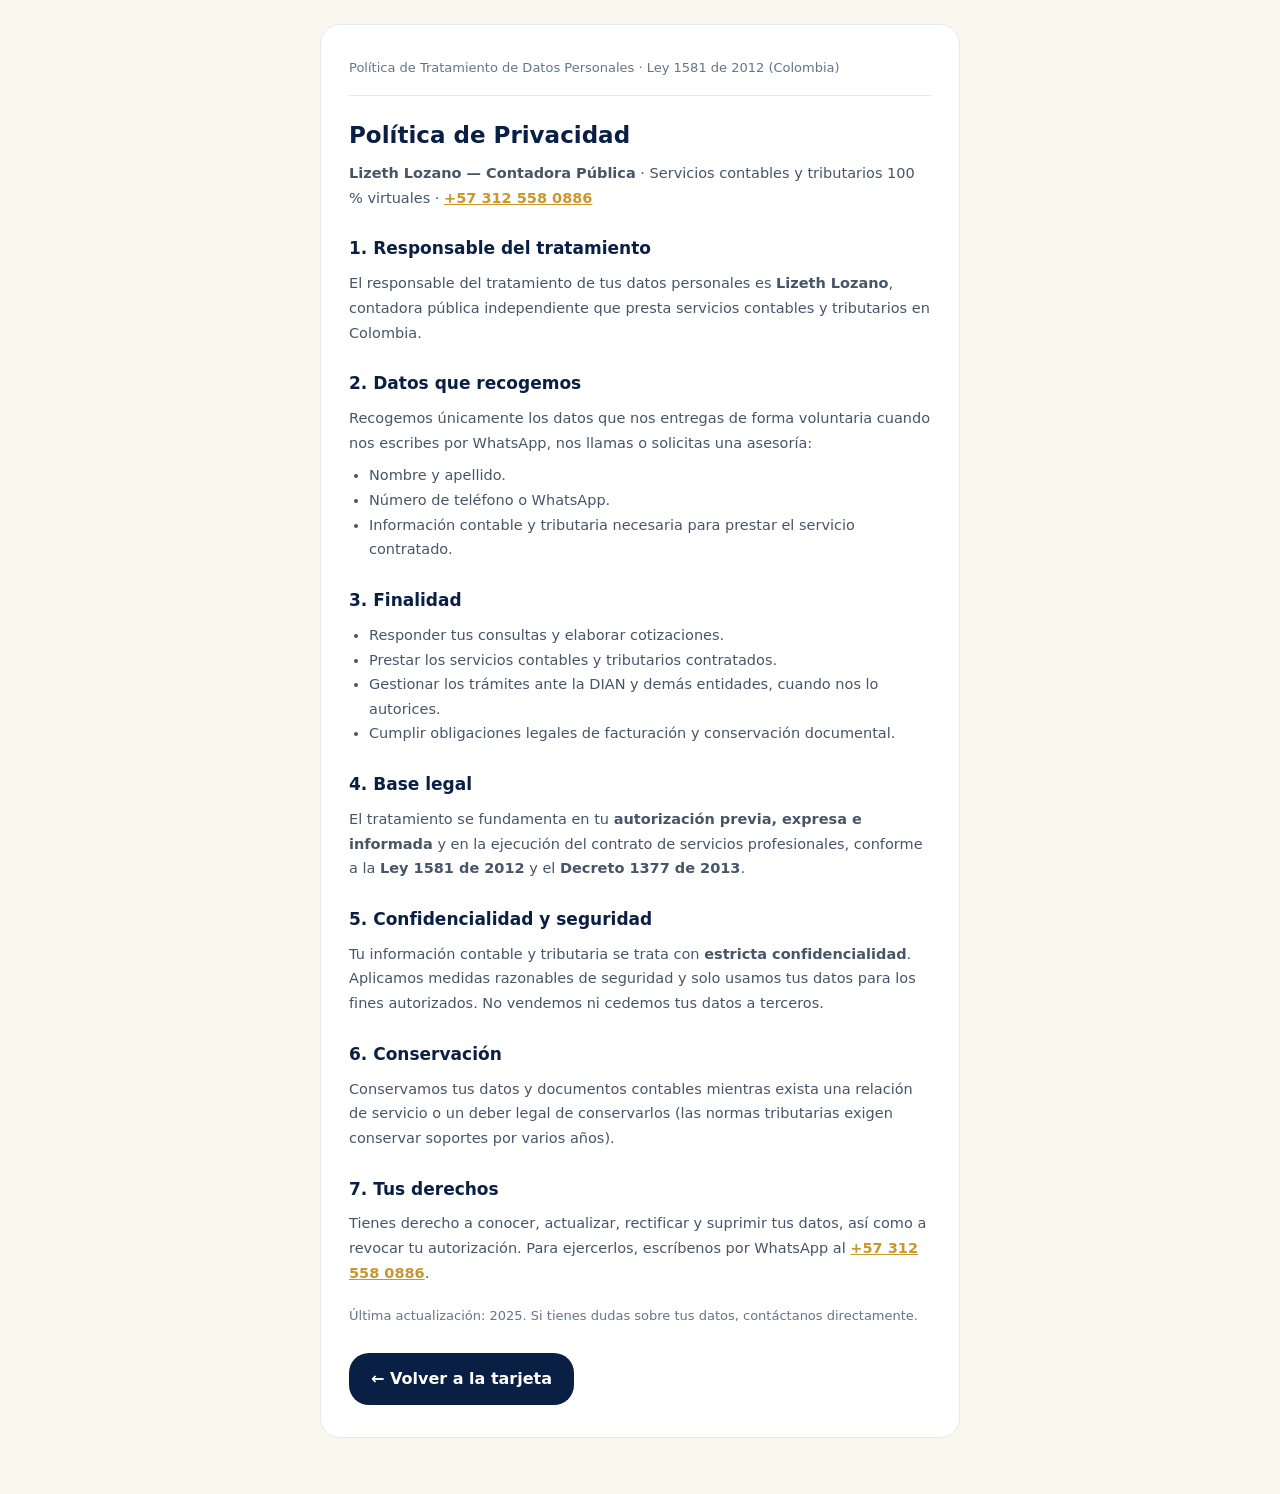
<file: privacidad.html>
<!DOCTYPE html>
<html lang="es">
<head>
  <meta charset="UTF-8" />
  <meta name="viewport" content="width=device-width, initial-scale=1.0" />
  <title>Política de Privacidad — Lizeth Lozano | Contadora Pública</title>
  <meta name="robots" content="noindex" />
  <link rel="icon" type="image/png" href="icons/favicon-64.png" />
  <style>
    *{box-sizing:border-box;margin:0;padding:0}
    body{background:#FAF7EF;color:#1e293b;font-family:'Inter',system-ui,-apple-system,'Segoe UI',Roboto,sans-serif;
      line-height:1.7;padding:24px 16px 56px;display:flex;justify-content:center}
    .hoja{max-width:640px;background:#fff;border-radius:20px;padding:32px 28px;border:1px solid #e2e8f0}
    h1{font-size:23px;color:#0A1F44;margin-bottom:6px}
    h2{font-size:17px;color:#0A1F44;margin:24px 0 8px}
    p,li{font-size:14.5px;color:#475569}
    ul{margin:8px 0 8px 20px}
    a{color:#C9972E;font-weight:700}
    .sello{margin-bottom:20px;padding-bottom:16px;border-bottom:1px solid #e2e8f0;color:#64748b;font-size:13px}
    .volver{display:inline-block;margin-top:26px;background:#0A1F44;color:#fff;text-decoration:none;font-weight:700;padding:12px 22px;border-radius:20px}
  </style>
    <meta name="description" content="Política de privacidad de Lizet Lozano. Tarjeta digital creada por KONFÍO ZINC.">
    <meta property="og:title" content="Política de privacidad · Lizet Lozano">
    <meta property="og:description" content="Política de privacidad de Lizet Lozano. Tarjeta digital creada por KONFÍO ZINC.">
    <meta property="og:image" content="https://konfiozinc.github.io/card/assets/img/og/og-tarjetas-digitales.png">
    <meta property="og:image:width" content="1200">
    <meta property="og:image:height" content="630">
    <meta property="og:type" content="website">
    <meta property="og:site_name" content="KONFÍO ZINC">
    <meta property="og:locale" content="es_CO">
    <link rel="icon" type="image/svg+xml" href="favicon.svg">
</head>
<body>
  <main class="hoja">
    <p class="sello">Política de Tratamiento de Datos Personales · Ley 1581 de 2012 (Colombia)</p>
    <h1>Política de Privacidad</h1>
    <p><strong>Lizeth Lozano — Contadora Pública</strong> · Servicios contables y tributarios 100 % virtuales · <a href="https://wa.me/573125580886">+57 312 558 0886</a></p>

    <h2>1. Responsable del tratamiento</h2>
    <p>El responsable del tratamiento de tus datos personales es <strong>Lizeth Lozano</strong>, contadora pública independiente que presta servicios contables y tributarios en Colombia.</p>

    <h2>2. Datos que recogemos</h2>
    <p>Recogemos únicamente los datos que nos entregas de forma voluntaria cuando nos escribes por WhatsApp, nos llamas o solicitas una asesoría:</p>
    <ul>
      <li>Nombre y apellido.</li>
      <li>Número de teléfono o WhatsApp.</li>
      <li>Información contable y tributaria necesaria para prestar el servicio contratado.</li>
    </ul>

    <h2>3. Finalidad</h2>
    <ul>
      <li>Responder tus consultas y elaborar cotizaciones.</li>
      <li>Prestar los servicios contables y tributarios contratados.</li>
      <li>Gestionar los trámites ante la DIAN y demás entidades, cuando nos lo autorices.</li>
      <li>Cumplir obligaciones legales de facturación y conservación documental.</li>
    </ul>

    <h2>4. Base legal</h2>
    <p>El tratamiento se fundamenta en tu <strong>autorización previa, expresa e informada</strong> y en la ejecución del contrato de servicios profesionales, conforme a la <strong>Ley 1581 de 2012</strong> y el <strong>Decreto 1377 de 2013</strong>.</p>

    <h2>5. Confidencialidad y seguridad</h2>
    <p>Tu información contable y tributaria se trata con <strong>estricta confidencialidad</strong>. Aplicamos medidas razonables de seguridad y solo usamos tus datos para los fines autorizados. No vendemos ni cedemos tus datos a terceros.</p>

    <h2>6. Conservación</h2>
    <p>Conservamos tus datos y documentos contables mientras exista una relación de servicio o un deber legal de conservarlos (las normas tributarias exigen conservar soportes por varios años).</p>

    <h2>7. Tus derechos</h2>
    <p>Tienes derecho a conocer, actualizar, rectificar y suprimir tus datos, así como a revocar tu autorización. Para ejercerlos, escríbenos por WhatsApp al <a href="https://wa.me/573125580886">+57 312 558 0886</a>.</p>

    <p style="margin-top:20px;font-size:13px;color:#64748b">Última actualización: 2025. Si tienes dudas sobre tus datos, contáctanos directamente.</p>

    <a class="volver" href="./">← Volver a la tarjeta</a>
  </main>
</body>
</html>
</file>
